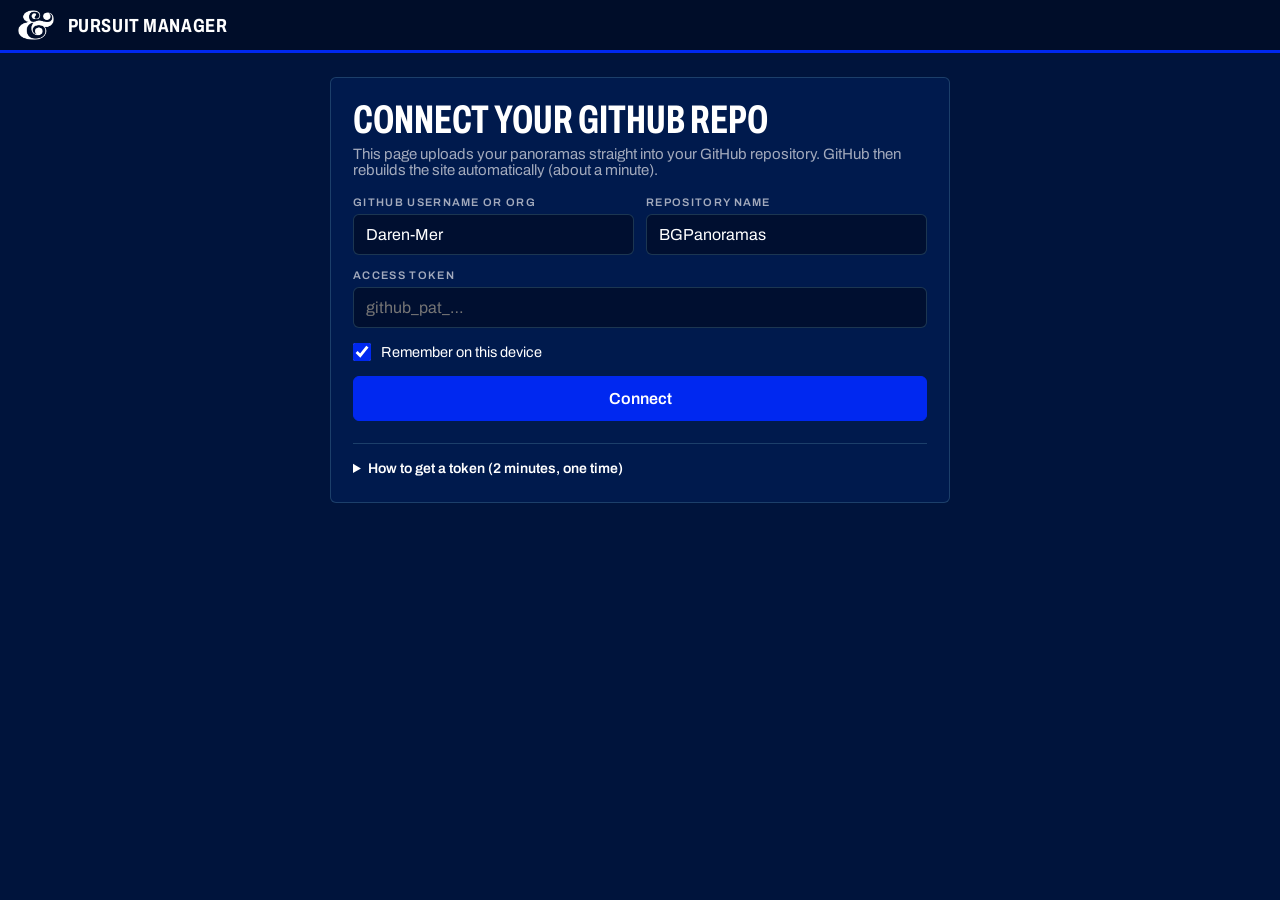
<file: site/admin/index.html>
<!doctype html>
<html lang="en">
<head>
<meta charset="utf-8">
<meta name="viewport" content="width=device-width, initial-scale=1, viewport-fit=cover">
<meta name="robots" content="noindex, nofollow">
<meta name="theme-color" content="#00143C">
<title>Pursuit Manager · B&amp;G</title>
<link rel="preconnect" href="https://fonts.googleapis.com">
<link rel="preconnect" href="https://fonts.gstatic.com" crossorigin>
<link rel="stylesheet" href="https://fonts.googleapis.com/css2?family=Archivo:wdth,wght@62..125,300..800&display=swap">
<link rel="icon" type="image/png" href="../assets/brand/favicon.png">
<link rel="apple-touch-icon" href="../assets/brand/apple-touch-icon.png">
<link rel="stylesheet" href="../assets/app.css">
<link rel="stylesheet" href="admin.css">
</head>
<body class="admin">
<header class="topbar">
  <a class="logo" href="#/">
    <img class="logo-symbol" src="../assets/brand/bg-symbol-white.png" alt="Brasfield &amp; Gorrie" width="245" height="206">
    <span>Pursuit Manager</span>
  </a>
  <div class="top-right">
    <a class="deploy-pill" id="deploy" hidden target="_blank" rel="noopener"></a>
    <a class="top-link" href="#/settings" id="nav-settings" hidden>Settings</a>
  </div>
</header>
<main id="app" class="admin-main"><p class="loading">Loading…</p></main>
<div class="modal-backdrop" id="modal" hidden></div>
<div class="toast" id="toast" hidden></div>
<script src="../assets/vendor/qrcode.js"></script>
<script src="../assets/qr.js"></script>
<script src="admin.js"></script>
</body>
</html>
</file>
<file: site/assets/app.css>
/* Brasfield & Gorrie 2026 palette
   White #FFFFFF · Blue 1 #B0FFFF · Blue 2 #3888FF · Blue 3 #0028F0
   Blue 4 #002070 · Blue 5 #00143C · Gray 1 #E8E8EC · Black #000000
   Type: Sharp Grotesk (used automatically where installed), Archivo as web fallback */
:root {
  --white: #ffffff;
  --blue-1: #b0ffff;
  --blue-2: #3888ff;
  --blue-3: #0028f0;
  --blue-4: #002070;
  --blue-5: #00143c;
  --gray-1: #e8e8ec;

  --accent: var(--blue-3);
  --on-accent: #ffffff;
  --hi: var(--blue-1);          /* highlight on dark: active states, eyebrows */
  --link: var(--blue-2);        /* readable link color on navy */
  --bg: var(--blue-5);
  --bg-deep: #000d29;
  --panel: rgba(0, 20, 60, 0.8);
  --panel-solid: #001a4d;
  --field: #000f30;
  --line: rgba(176, 255, 255, 0.16);
  --line-strong: rgba(176, 255, 255, 0.3);
  --text: #ffffff;
  --muted: rgba(232, 232, 236, 0.7);
  --radius: 6px;

  --font: "Sharp Grotesk", "Archivo", ui-sans-serif, -apple-system, BlinkMacSystemFont, "Segoe UI", Roboto, Arial, sans-serif;
  --safe-t: env(safe-area-inset-top, 0px);
  --safe-b: env(safe-area-inset-bottom, 0px);
  --safe-l: env(safe-area-inset-left, 0px);
  --safe-r: env(safe-area-inset-right, 0px);
  font-family: var(--font);
  -webkit-text-size-adjust: 100%;
}
* { box-sizing: border-box; }
html, body { margin: 0; background: var(--bg); color: var(--text); }
[hidden] { display: none !important; }
button, input, select, textarea { font: inherit; color: inherit; }
a { color: var(--link); }

/* Display type ≈ Sharp Grotesk Semibold 15 (condensed) / Bold 10 (extra condensed caps) */
.display { font-weight: 600; font-stretch: 72%; letter-spacing: -0.005em; }
.display-caps { font-weight: 700; font-stretch: 62%; text-transform: uppercase; letter-spacing: 0.01em; }
.eyebrow {
  font-size: 11px; font-weight: 600; letter-spacing: 0.18em; text-transform: uppercase;
  color: var(--hi); font-stretch: 110%;
}

.glass {
  background: var(--panel);
  -webkit-backdrop-filter: blur(16px) saturate(130%);
  backdrop-filter: blur(16px) saturate(130%);
  border: 1px solid var(--line);
}
.icon-btn {
  width: 44px; height: 44px; border-radius: var(--radius);
  display: grid; place-items: center; cursor: pointer;
  background: transparent; border: 0; padding: 0;
  -webkit-tap-highlight-color: transparent;
}
.icon-btn.glass { border: 1px solid var(--line); background: var(--panel); }
.icon-btn svg { width: 22px; height: 22px; fill: none; stroke: currentColor; stroke-width: 1.7; stroke-linecap: round; stroke-linejoin: round; }
.icon-btn:hover { border-color: var(--line-strong); }
.icon-btn:active { transform: scale(0.94); }
.icon-btn.on { background: var(--accent); border-color: var(--accent); color: var(--on-accent); }
.icon-btn:focus-visible, .btn:focus-visible, .thumb:focus-visible { outline: 2px solid var(--hi); outline-offset: 2px; }

/* brand chip: white square, navy initials (or the uploaded logo) */
.brand-mini {
  flex: none; width: 40px; height: 40px; border-radius: 4px;
  background: var(--white); color: var(--blue-4);
  display: grid; place-items: center; overflow: hidden;
  font-weight: 800; font-stretch: 75%; font-size: 15px; letter-spacing: -0.01em;
}
.brand-mini img { width: 100%; height: 100%; object-fit: contain; padding: 4px; }

/* ================= viewer ================= */
body.viewer { position: fixed; inset: 0; overflow: hidden; overscroll-behavior: none; touch-action: none; }
#pano { position: absolute; inset: 0; width: 100%; height: 100%; background: var(--bg-deep); }

.bar.top {
  position: absolute; z-index: 5; top: 0; left: 0; right: 0;
  display: flex; align-items: center; gap: 12px;
  padding: calc(9px + var(--safe-t)) calc(10px + var(--safe-r)) 9px calc(12px + var(--safe-l));
  border-radius: 0; border-width: 0 0 3px; border-bottom-color: var(--accent);
}
.titles { min-width: 0; flex: 1; }
.titles h1 {
  margin: 0; font-size: 20px; line-height: 1.1; font-weight: 600; font-stretch: 72%;
  white-space: nowrap; overflow: hidden; text-overflow: ellipsis;
}
.titles p {
  margin: 3px 0 0; font-size: 10.5px; font-weight: 600; letter-spacing: 0.16em; text-transform: uppercase;
  color: var(--hi); white-space: nowrap; overflow: hidden; text-overflow: ellipsis;
}

.side-controls {
  position: absolute; z-index: 5;
  right: calc(10px + var(--safe-r)); top: calc(76px + var(--safe-t));
  display: flex; flex-direction: column; gap: 8px;
}

.hint {
  position: absolute; z-index: 4; left: 50%; top: 50%; transform: translate(-50%, -50%);
  padding: 12px 18px; border-radius: var(--radius); font-size: 14px; pointer-events: none;
  display: flex; gap: 10px; align-items: center; transition: opacity .5s, transform .5s;
  white-space: nowrap; border-left: 3px solid var(--hi);
}
.hint-icon { font-size: 20px; display: inline-block; color: var(--hi); animation: sway 1.6s ease-in-out infinite; }
.hint.gone { opacity: 0; transform: translate(-50%, -40%); }
@keyframes sway { 0%,100% { transform: translateX(-4px) } 50% { transform: translateX(4px) } }

.strip-wrap {
  position: absolute; z-index: 5; left: 0; right: 0;
  bottom: calc(10px + var(--safe-b));
  display: flex; flex-direction: column; align-items: center; gap: 6px;
  padding: 0 calc(10px + var(--safe-r)) 0 calc(10px + var(--safe-l));
  transition: transform .3s ease;
}
.strip-toggle {
  display: flex; align-items: center; gap: 6px; cursor: pointer;
  border-radius: var(--radius); padding: 6px 10px 6px 12px;
  font-size: 10.5px; font-weight: 600; letter-spacing: 0.16em; text-transform: uppercase;
}
.strip-toggle svg { width: 16px; height: 16px; fill: none; stroke: currentColor; stroke-width: 2; transform: rotate(180deg); transition: transform .3s; }
.strip {
  display: flex; gap: 6px; overflow-x: auto; max-width: 100%;
  padding: 6px; border-radius: var(--radius);
  scroll-snap-type: x proximity; scrollbar-width: none; touch-action: pan-x;
}
.strip::-webkit-scrollbar { display: none; }
.thumb {
  flex: none; width: 124px; padding: 0; border: 0; border-radius: 4px;
  background: var(--bg-deep); cursor: pointer; overflow: hidden; position: relative; scroll-snap-align: center;
  box-shadow: inset 0 0 0 1px var(--line);
}
.thumb img { display: block; width: 100%; aspect-ratio: 2/1; object-fit: cover; opacity: .7; transition: opacity .2s; }
.thumb span {
  position: absolute; left: 0; right: 0; bottom: 0; padding: 14px 8px 5px; text-align: left;
  font-size: 12.5px; font-weight: 600; font-stretch: 80%;
  background: linear-gradient(transparent, rgba(0, 20, 60, .92)); white-space: nowrap; overflow: hidden; text-overflow: ellipsis;
}
.thumb::after { content: ""; position: absolute; left: 0; right: 0; bottom: 0; height: 3px; background: transparent; }
.thumb:hover img { opacity: .9; }
.thumb.active img { opacity: 1; }
.thumb.active::after { background: var(--hi); }
.strip-wrap.collapsed { transform: translateY(calc(100% - 32px)); }
.strip-wrap.collapsed .strip-toggle svg { transform: rotate(0deg); }

/* sheets */
.sheet-backdrop { position: fixed; inset: 0; z-index: 20; background: rgba(0, 13, 41, .55); opacity: 0; transition: opacity .2s; }
.sheet-backdrop.open { opacity: 1; }
.sheet {
  position: fixed; z-index: 21; left: 50%; bottom: 0; width: min(440px, 100%);
  transform: translate(-50%, 105%); transition: transform .22s ease;
  border-radius: 10px 10px 0 0; border: 0; border-top: 4px solid var(--accent);
  padding: 10px 22px calc(22px + var(--safe-b)); background: rgba(0, 20, 60, .97);
  text-align: center; max-height: 86vh; overflow: auto;
}
.sheet.open { transform: translate(-50%, 0); }
.sheet-grab { width: 38px; height: 4px; border-radius: 4px; background: var(--line-strong); margin: 0 auto 14px; }
.sheet h2 { margin: 0 0 14px; font-size: 24px; font-weight: 600; font-stretch: 72%; }
.qr-box { display: inline-block; padding: 10px; background: #fff; border-radius: 4px; line-height: 0; }
.link-text { font-size: 13px; color: var(--muted); word-break: break-all; margin: 12px 0 14px; }
.sheet-actions { display: flex; gap: 10px; justify-content: center; }
.btn {
  border: 1px solid var(--line-strong); background: transparent; border-radius: var(--radius);
  padding: 11px 18px; font-size: 15px; font-weight: 600; cursor: pointer; text-decoration: none; color: var(--text);
  display: inline-flex; align-items: center; justify-content: center; gap: 8px; transition: background .15s, border-color .15s;
}
.btn:hover { background: rgba(176, 255, 255, .08); }
.btn.primary { background: var(--accent); border-color: var(--accent); color: var(--on-accent); }
.btn.primary:hover { background: var(--blue-2); border-color: var(--blue-2); }
.btn:disabled { opacity: .5; cursor: default; }
.check { display: flex; gap: 8px; align-items: center; justify-content: center; margin: 16px 0 4px; font-size: 14px; color: var(--muted); }
.check strong { color: var(--text); }
.check input { accent-color: var(--accent); width: 18px; height: 18px; }
.small-link { display: inline-block; margin-top: 12px; font-size: 14px; font-weight: 600; text-decoration: none; }
#sheet-info { text-align: left; }
#sheet-info h2 { font-size: 28px; line-height: 1.05; }
.muted { color: var(--hi); font-size: 11px; font-weight: 600; letter-spacing: .16em; text-transform: uppercase; margin: -6px 0 14px; }
#info-desc { font-size: 15px; line-height: 1.55; margin: 0 0 16px; white-space: pre-line; color: var(--gray-1); }
.contact { display: flex; flex-direction: column; gap: 6px; padding: 14px 0; border-top: 1px solid var(--line); font-size: 15px; }
.contact strong { font-weight: 600; font-stretch: 80%; font-size: 17px; }
.contact a { text-decoration: none; }
.howto { font-size: 12.5px; color: var(--muted); border-top: 1px solid var(--line); padding-top: 12px; margin: 0; }
.toast {
  position: fixed; z-index: 30; left: 50%; bottom: calc(28px + var(--safe-b)); transform: translate(-50%, 10px);
  background: var(--white); color: var(--blue-5); padding: 10px 16px; border-radius: var(--radius);
  border-left: 4px solid var(--accent); font-size: 14px; font-weight: 600;
  opacity: 0; transition: opacity .2s, transform .2s; box-shadow: 0 10px 30px rgba(0, 13, 41, .45);
}
.toast.show { opacity: 1; transform: translate(-50%, 0); }

/* pannellum overrides */
.pnlm-container { font-family: var(--font); background: var(--bg-deep); }
.pnlm-load-box { background: rgba(0, 20, 60, .9); border-radius: var(--radius); width: 230px; font-family: var(--font); border-top: 3px solid var(--accent); }
.pnlm-load-box p { font-size: 13px; letter-spacing: .08em; }
.pnlm-lbar { border-color: var(--hi); width: 170px; }
.pnlm-lbar-fill { background: var(--hi); }
.pnlm-about-msg { display: none !important; }
.pnlm-hotspot-base.pnlm-scene {
  width: 34px; height: 34px; border-radius: 50%; background: var(--accent); border: 3px solid #fff;
  box-shadow: 0 2px 10px rgba(0, 13, 41, .5); background-image: none;
}
.pnlm-tooltip span { font-family: var(--font); border-radius: 4px; background: var(--blue-5); }

@media (min-width: 900px) {
  .thumb { width: 156px; }
  .titles h1 { font-size: 22px; }
}

/* ================= home ================= */
body.home { min-height: 100vh; overflow-x: hidden; position: relative; }
/* large arc graphic, bleeding off the corner */
body.home::before {
  content: ""; position: fixed; z-index: 0; pointer-events: none;
  width: 130vmax; height: 130vmax; right: -78vmax; bottom: -92vmax; border-radius: 50%;
  border: 14vmax solid var(--blue-3);
  box-shadow: 0 0 0 3vmax var(--bg), 0 0 0 calc(3vmax + 1px) rgba(176, 255, 255, .28);
}
.home-band {
  position: relative; z-index: 1; background: var(--bg-deep); border-bottom: 3px solid var(--accent);
}
.home-band-inner {
  max-width: 1100px; margin: 0 auto; display: flex; align-items: center; justify-content: space-between; gap: 16px;
  padding: calc(14px + var(--safe-t)) 20px 14px;
}
.home-band .brand-row { display: flex; align-items: center; gap: 12px; min-width: 0; }
.home-band .company { font-weight: 700; font-stretch: 75%; font-size: 18px; letter-spacing: .02em; text-transform: uppercase; }
.home-band .eyebrow { color: var(--muted); }
.home-wrap { position: relative; z-index: 1; max-width: 1100px; margin: 0 auto; padding: 44px 20px calc(48px + var(--safe-b)); }
.home-hero { margin-bottom: 30px; max-width: 760px; }
.home-hero .eyebrow { margin-bottom: 10px; display: block; }
.home-hero h1 {
  margin: 0; font-size: clamp(44px, 9vw, 92px); line-height: .9;
  font-weight: 700; font-stretch: 62%; text-transform: uppercase; letter-spacing: .005em;
}
.home-hero h1 em { font-style: normal; color: var(--hi); }
.home-hero p { margin: 16px 0 0; color: var(--gray-1); font-size: 17px; line-height: 1.5; max-width: 52ch; }
.empty-note {
  margin-top: 28px; max-width: 520px; padding: 18px 20px; border-left: 3px solid var(--hi);
  background: rgba(0, 13, 41, .6); color: var(--gray-1); line-height: 1.55;
}
.empty-note h2 { margin: 0 0 4px; font-size: 20px; font-weight: 600; font-stretch: 75%; color: var(--white); }
.empty-note p { margin: 0; font-size: 15px; }
.grid { display: grid; gap: 14px; grid-template-columns: repeat(auto-fill, minmax(260px, 1fr)); }
.card {
  display: block; text-decoration: none; color: var(--text); border-radius: var(--radius); overflow: hidden;
  background: var(--panel-solid); border: 1px solid var(--line); border-bottom: 3px solid transparent;
  transition: transform .15s, border-color .15s;
}
.card:hover { transform: translateY(-2px); border-bottom-color: var(--hi); }
.card img { display: block; width: 100%; aspect-ratio: 2/1; object-fit: cover; }
.card div { padding: 12px 14px 14px; }
.card h3 { margin: 0; font-size: 20px; font-weight: 600; font-stretch: 72%; }
.card p { margin: 4px 0 0; font-size: 11px; font-weight: 600; letter-spacing: .14em; text-transform: uppercase; color: var(--hi); }
.home-foot { position: relative; z-index: 1; max-width: 1100px; margin: 0 auto; padding: 0 20px 28px; font-size: 12px; color: var(--muted); }

/* ===== official B&G marks (assets/brand/) =====
   Clear space per brand standards: at least the height of the "B" in Brasfield on every side. */
.brand-symbol { flex: none; display: block; height: 34px; width: auto; margin: 2px 6px 2px 2px; }
.bar.top { gap: 14px; padding-top: calc(11px + var(--safe-t)); padding-bottom: 11px; }
.contact { gap: 8px; }
.contact-logo { display: block; align-self: flex-start; height: 20px; width: auto; max-width: 100%; object-fit: contain; margin: 6px 0 10px; }
.brand-row { display: block; line-height: 0; padding: 6px 0; }
.brand-lockup { display: block; height: 24px; width: auto; }
@media (min-width: 700px) { .brand-lockup { height: 28px; } }
</file>
<file: site/admin/admin.css>
body.admin { min-height: 100vh; background: var(--bg); font-size: 15px; }
.topbar {
  position: sticky; top: 0; z-index: 10; display: flex; align-items: center; justify-content: space-between;
  padding: calc(10px + var(--safe-t)) 18px 10px; background: var(--bg-deep);
  border-bottom: 3px solid var(--accent);
}
.logo { display: flex; align-items: center; gap: 10px; text-decoration: none; color: var(--text); font-weight: 700; font-stretch: 75%; font-size: 19px; text-transform: uppercase; letter-spacing: .03em; }
.logo-symbol { display: block; height: 30px; width: auto; margin-right: 4px; }
.logo-mark { width: 34px; height: 34px; border-radius: 4px; background: var(--accent); color: var(--on-accent); display: grid; place-items: center; font-size: 12px; font-weight: 800; letter-spacing: 0; }
.top-right { display: flex; align-items: center; gap: 14px; }
.top-link { color: var(--muted); text-decoration: none; font-size: 12px; font-weight: 600; letter-spacing: .14em; text-transform: uppercase; }
.top-link:hover { color: var(--hi); }
.deploy-pill { font-size: 12.5px; padding: 5px 11px 5px 22px; border-radius: 4px; text-decoration: none; color: var(--text); background: rgba(176,255,255,.06); border: 1px solid var(--line); position: relative; }
.deploy-pill::before { content: ""; position: absolute; left: 9px; top: 50%; width: 7px; height: 7px; margin-top: -3.5px; border-radius: 50%; background: var(--muted); }
.deploy-pill.ok::before { background: #4ade80; }
.deploy-pill.bad::before { background: #f87171; }
.deploy-pill.working::before { background: #fbbf24; animation: blink 1s infinite; }
@keyframes blink { 50% { opacity: .3; } }

.admin-main { max-width: 1120px; margin: 0 auto; padding: 24px 18px calc(120px + var(--safe-b)); }
.loading { color: var(--muted); text-align: center; margin-top: 20vh; }
h1 { font-size: 40px; line-height: 1; margin: 0 0 6px; font-weight: 700; font-stretch: 62%; text-transform: uppercase; }
h2 { font-size: 22px; margin: 0; font-weight: 600; font-stretch: 72%; }
.sub { color: var(--muted); margin: 0 0 18px; }
.panel { background: var(--panel-solid); border: 1px solid var(--line); border-radius: var(--radius); padding: 22px; }
.panel.narrow { max-width: 620px; margin: 0 auto 18px; }
.panel.slim { padding: 16px 18px; }
.alert { background: rgba(248,113,113,.12); border: 1px solid rgba(248,113,113,.4); color: #fecaca; border-radius: 12px; padding: 12px 14px; margin-bottom: 16px; }
.back { display: inline-block; color: var(--hi); text-decoration: none; margin-bottom: 14px; font-size: 12px; font-weight: 600; letter-spacing: .14em; text-transform: uppercase; }

.form { display: flex; flex-direction: column; gap: 14px; }
label { display: block; font-size: 11px; font-weight: 600; letter-spacing: .12em; text-transform: uppercase; color: var(--muted); }
label > input:not([type=checkbox]), label > textarea, label > select, .search {
  display: block; width: 100%; margin-top: 6px; font: inherit; font-size: 16px; color: var(--text);
  background: var(--field); border: 1px solid var(--line); border-radius: var(--radius); padding: 11px 12px; letter-spacing: 0; text-transform: none; font-weight: 400;
}
label > input[type=color] { height: 46px; padding: 4px; }
label > input[type=file] { font-size: 14px; padding: 9px; }
label > textarea { resize: vertical; min-height: 60px; }
input:focus, textarea:focus, select:focus { outline: 2px solid var(--blue-2); outline-offset: -1px; }
label.inline { display: flex; gap: 10px; align-items: flex-start; color: var(--text); font-size: 14.5px; line-height: 1.4; font-weight: 400; letter-spacing: 0; text-transform: none; }
label.inline input { width: 18px; height: 18px; margin: 1px 0 0; accent-color: var(--accent); flex: none; }
.opt { color: var(--muted); font-weight: 400; letter-spacing: 0; text-transform: none; }
.row2 { display: grid; grid-template-columns: 1fr 1fr; gap: 12px; }
@media (max-width: 540px) { .row2 { grid-template-columns: 1fr; } }
.btn.big { padding: 13px; font-size: 16px; }
.btn.danger { color: #fca5a5; border-color: rgba(248,113,113,.4); background: transparent; }
form .btn.danger { background: #dc2626; border-color: #dc2626; color: #fff; }
.btn-row { display: flex; gap: 8px; flex-wrap: wrap; }
.btn-row .btn { padding: 9px 14px; font-size: 14px; }
.hint-text { font-size: 12.5px; color: var(--muted); margin: 0; line-height: 1.45; word-break: break-word; }
.linkish { background: none; border: 0; color: var(--link); cursor: pointer; padding: 0; font-size: inherit; text-decoration: underline; }
.help { margin-top: 22px; border-top: 1px solid var(--line); padding-top: 14px; color: var(--muted); line-height: 1.55; font-size: 14px; }
.help summary { cursor: pointer; color: var(--text); font-weight: 600; }
.help li { margin: 6px 0; }
.help b { color: var(--text); }

/* list */
.list-head { display: flex; align-items: flex-end; justify-content: space-between; gap: 12px; margin-bottom: 16px; }
.list-head .sub { margin: 0; }
.search { margin: 0 0 14px; }
.plist { display: grid; gap: 10px; grid-template-columns: repeat(auto-fill, minmax(320px, 1fr)); }
@media (max-width: 400px) { .plist { grid-template-columns: 1fr; } }
.pitem { display: flex; align-items: center; gap: 14px; padding: 10px; border-radius: var(--radius); background: var(--panel-solid); border: 1px solid var(--line); border-left: 3px solid transparent; color: var(--text); text-decoration: none; }
.pitem:hover { border-color: var(--line-strong); border-left-color: var(--hi); }
.pthumb { width: 104px; flex: none; aspect-ratio: 2/1; border-radius: 3px; overflow: hidden; background: linear-gradient(135deg, var(--blue-4), var(--bg-deep)); position: relative; display: grid; place-items: center; }
.pthumb span { color: var(--hi); font-size: 13px; font-weight: 700; font-stretch: 70%; }
.pthumb img { position: absolute; inset: 0; width: 100%; height: 100%; object-fit: cover; }
.pinfo { min-width: 0; flex: 1; }
.pinfo h3 { margin: 0; font-size: 20px; font-weight: 600; font-stretch: 72%; white-space: nowrap; overflow: hidden; text-overflow: ellipsis; }
.pinfo p { margin: 3px 0 0; font-size: 11px; font-weight: 600; letter-spacing: .12em; text-transform: uppercase; color: var(--muted); }
.chev { color: var(--hi); font-size: 22px; padding-right: 4px; }
.tag { font-style: normal; font-size: 11px; font-weight: 600; padding: 2px 7px; border-radius: 999px; background: rgba(176,255,255,.12); color: var(--hi); vertical-align: 2px; letter-spacing: .08em; text-transform: uppercase; }
.empty { color: var(--muted); text-align: center; padding: 50px 20px; border: 1px dashed var(--line-strong); border-radius: var(--radius); line-height: 1.6; grid-column: 1 / -1; }
.empty b { color: var(--text); }
.empty.small { padding: 18px; }

/* project */
.proj-grid { display: grid; gap: 18px; grid-template-columns: 1fr; }
@media (min-width: 920px) { .proj-grid { grid-template-columns: 1fr 340px; align-items: start; } .side { position: sticky; top: 76px; } }
.proj-grid > .panel { display: flex; flex-direction: column; gap: 14px; }
.side { display: flex; flex-direction: column; gap: 14px; }
.side .slim { display: flex; flex-direction: column; gap: 12px; align-items: flex-start; }
.ptitle { width: 100%; font: inherit; font-size: 32px; font-weight: 600; font-stretch: 72%; color: var(--text); background: transparent; border: 0; border-bottom: 1px dashed var(--line); padding: 2px 0 8px; }
.ptitle:focus { outline: none; border-bottom-color: var(--accent); }
.pano-head { display: flex; align-items: center; justify-content: space-between; margin-top: 6px; }
.count { color: var(--muted); font-weight: 400; }

.drop {
  position: relative; display: flex; flex-direction: column; align-items: center; gap: 4px; text-align: center;
  border: 2px dashed var(--line-strong); border-radius: var(--radius); padding: 22px 16px; cursor: pointer; color: var(--muted);
  transition: border-color .15s, background .15s;
}
.drop input { position: absolute; inset: 0; opacity: 0; cursor: pointer; width: 100%; }
.drop b { color: var(--text); font-size: 20px; font-weight: 600; font-stretch: 72%; }
.drop span:last-child { font-size: 13px; max-width: 46ch; }
.drop-icon { font-size: 26px; color: var(--hi); line-height: 1; }
.drop.over, .drop:hover { border-color: var(--hi); background: rgba(0,40,240,.14); }
.drop.pulse { animation: pulse 2s ease-in-out 3; }
@keyframes pulse { 50% { border-color: var(--hi); } }

.panos { list-style: none; margin: 0; padding: 0; display: flex; flex-direction: column; gap: 8px; }
.pano { display: flex; align-items: center; gap: 12px; padding: 8px; border-radius: var(--radius); background: var(--field); border: 1px solid var(--line); }
.pano.new { border-color: rgba(56,136,255,.6); border-left: 3px solid var(--blue-2); }
.pt { width: 120px; flex: none; aspect-ratio: 2/1; border-radius: 3px; background: var(--blue-4); overflow: hidden; position: relative; }
.pt img { width: 100%; height: 100%; object-fit: cover; display: block; }
.cover { position: absolute; left: 5px; top: 5px; font-size: 9.5px; font-weight: 700; letter-spacing: .1em; text-transform: uppercase; background: var(--hi); color: var(--blue-5); padding: 2px 6px; border-radius: 3px; }
.pbody { flex: 1; min-width: 0; }
.ptitle-in { width: 100%; font: inherit; font-size: 15px; font-weight: 600; color: var(--text); background: transparent; border: 1px solid transparent; border-radius: 7px; padding: 5px 7px; margin-left: -7px; }
.ptitle-in:hover { border-color: var(--line); }
.ptitle-in:focus { border-color: var(--blue-2); outline: none; background: var(--panel-solid); }
.pmeta { font-size: 12px; color: var(--muted); white-space: nowrap; overflow: hidden; text-overflow: ellipsis; }
.pmeta .err { color: #fca5a5; }
.pact { display: flex; gap: 4px; }
.mini { width: 34px; height: 34px; border-radius: 4px; border: 1px solid var(--line); background: rgba(176,255,255,.04); cursor: pointer; font-size: 15px; }
.mini:disabled { opacity: .3; cursor: default; }
.mini.del:hover { background: rgba(248,113,113,.18); border-color: rgba(248,113,113,.5); }
@media (max-width: 560px) {
  .pano { flex-wrap: wrap; }
  .pt { width: 96px; }
  .pact { width: 100%; justify-content: flex-end; }
}

.share-panel { display: flex; flex-direction: column; gap: 14px; }
.qr-mini { align-self: center; background: #fff; border-radius: 4px; padding: 8px; line-height: 0; }
.share-info { display: flex; flex-direction: column; gap: 10px; }
.url { width: 100%; font: inherit; font-size: 13px; color: var(--muted); background: var(--field); border: 1px solid var(--line); border-radius: var(--radius); padding: 9px 10px; }
.live-badge { align-self: flex-start; font-size: 11px; font-weight: 600; letter-spacing: .1em; text-transform: uppercase; padding: 4px 10px; border-radius: 3px; background: rgba(176,255,255,.08); }
.live-badge.ok { background: rgba(74,222,128,.14); color: #86efac; }
.live-badge.pending { background: rgba(251,191,36,.12); color: #fcd34d; }

.savebar {
  position: fixed; z-index: 15; left: 50%; transform: translateX(-50%);
  bottom: calc(16px + var(--safe-b)); width: min(640px, calc(100% - 24px));
  display: flex; align-items: center; justify-content: space-between; gap: 12px;
  padding: 10px 10px 10px 18px; border-radius: var(--radius); background: var(--bg-deep); border: 1px solid var(--line-strong); border-left: 4px solid var(--hi);
  box-shadow: 0 14px 40px rgba(0,8,26,.6);
}
.savebar > span { font-size: 14px; color: var(--muted); }
.savebar > div { display: flex; gap: 8px; }
.savebar .btn { padding: 10px 14px; font-size: 14.5px; white-space: nowrap; }

.modal-backdrop { position: fixed; inset: 0; z-index: 40; background: rgba(0,8,26,.7); display: grid; place-items: center; padding: 18px; }
.modal { width: min(480px, 100%); background: var(--panel-solid); border: 1px solid var(--line); border-top: 4px solid var(--accent); border-radius: var(--radius); padding: 22px; }
.modal h2 { font-size: 28px; margin-bottom: 14px; }
.modal p { color: var(--muted); line-height: 1.5; }
.modal-actions { display: flex; justify-content: flex-end; gap: 10px; margin-top: 4px; }
/* the upload box is a <label>; keep it in sentence case */
.drop { text-transform: none; letter-spacing: 0; font-weight: 400; font-size: 13px; }
</file>
